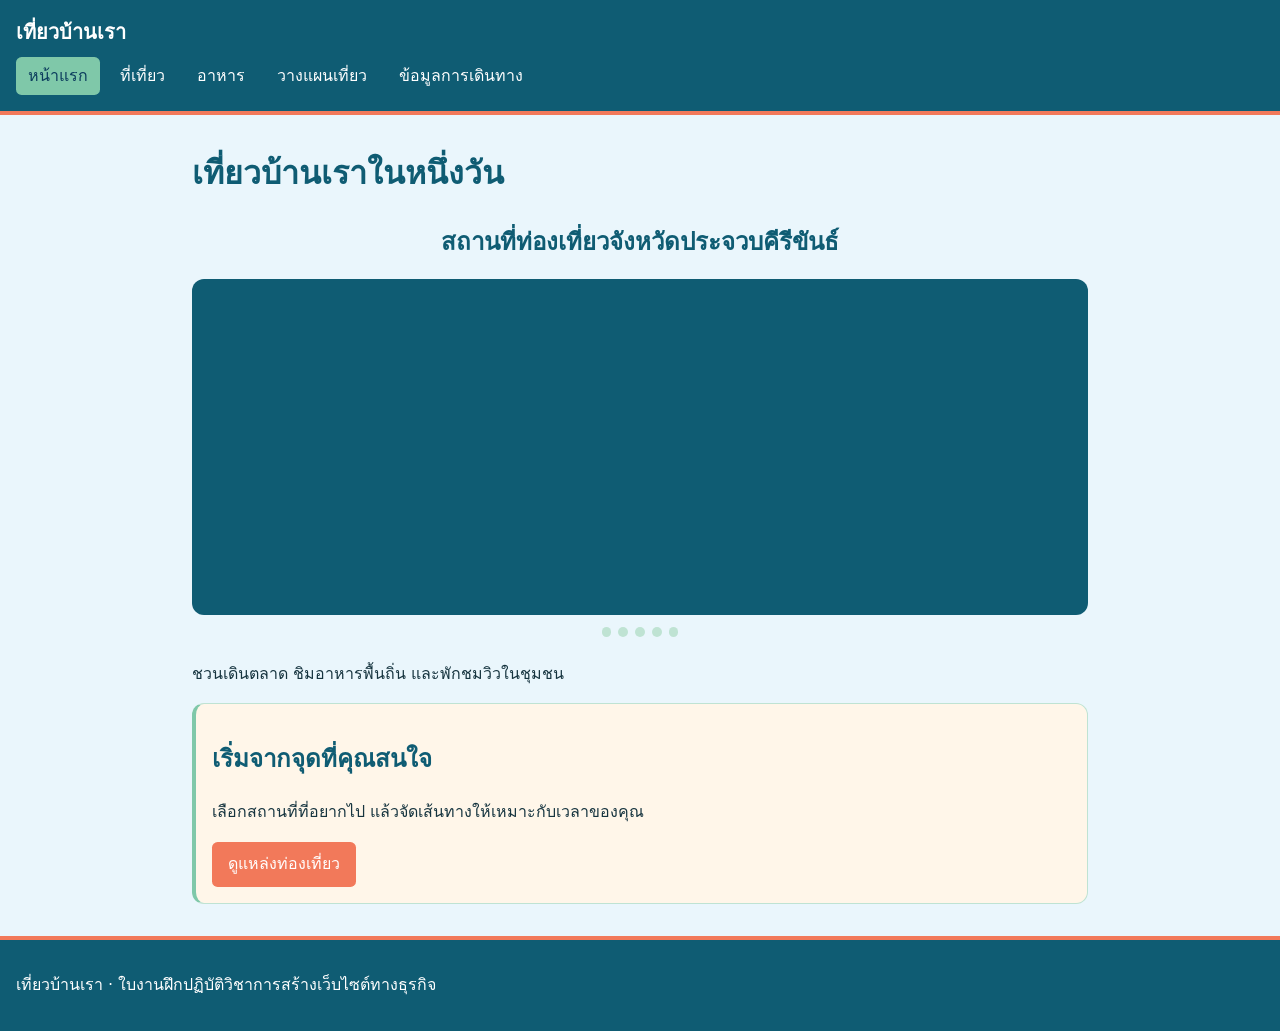
<file: Index.html>
<!doctype html>
<html lang="th">
<head>
  <meta charset="utf-8">
  <meta name="viewport" content="width=device-width, initial-scale=1">
  <title>หน้าแรก | เที่ยวบ้านเรา</title>
  <link rel="stylesheet" href="style.css">
</head>
<body>
  <header>
    <p class="site-name">เที่ยวบ้านเรา</p>
    <nav aria-label="เมนูหลัก">
      <ul>
        <li><a href="index.html" aria-current="page">หน้าแรก</a></li>
        <li><a href="places.html">ที่เที่ยว</a></li>
        <li><a href="food.html">อาหาร</a></li>
        <li><a href="plan.html">วางแผนเที่ยว</a></li>
        <li><a href="travel.html">ข้อมูลการเดินทาง</a></li>
      </ul>
    </nav>
  </header>

  <main>
    <h1>เที่ยวบ้านเราในหนึ่งวัน</h1>
    <h2 class="slideshow-heading">สถานที่ท่องเที่ยวจังหวัดประจวบคีรีขันธ์</h2>
    <div class="slideshow-wrap slideshow-wrap--five">
      <div class="slideshow" aria-roledescription="สไลด์โชว์" aria-label="ภาพรวมเที่ยวบ้านเรา">
        <div class="slides">
          <img class="slide" src="images/Kaow.jpg" alt="วัดบนยอดเขาช่องกระจก มองเห็นอ่าวประจวบคีรีขันธ์">
          <img class="slide" src="images/KLM.jpg" alt="นักท่องเที่ยวยืนชมวิวบนยอดเขาช่องกระจก">
          <img class="slide" src="images/aomanow.jpg" alt="ป้าย We อ่าวมะนาว ริมชายหาด">
          <img class="slide" src="images/sapanpla.jpg" alt="สะพานปลา ยามพระอาทิตย์ตก">
          <img class="slide" src="images/lukmuang.jpg" alt="ศาลหลักเมืองประจวบคีรีขันธ์">
        </div>
      </div>
      <div class="slide-dots" aria-hidden="true">
        <span></span><span></span><span></span><span></span><span></span>
      </div>
    </div>
    <p>ชวนเดินตลาด ชิมอาหารพื้นถิ่น และพักชมวิวในชุมชน</p>

    <section class="card">
      <h2>เริ่มจากจุดที่คุณสนใจ</h2>
      <p>เลือกสถานที่ที่อยากไป แล้วจัดเส้นทางให้เหมาะกับเวลาของคุณ</p>
      <a class="button" href="places.html">ดูแหล่งท่องเที่ยว</a>
    </section>
  </main>

  <footer>
    <p>เที่ยวบ้านเรา · ใบงานฝึกปฏิบัติวิชาการสร้างเว็บไซต์ทางธุรกิจ</p>
  </footer>
</body>
</html>
</file>
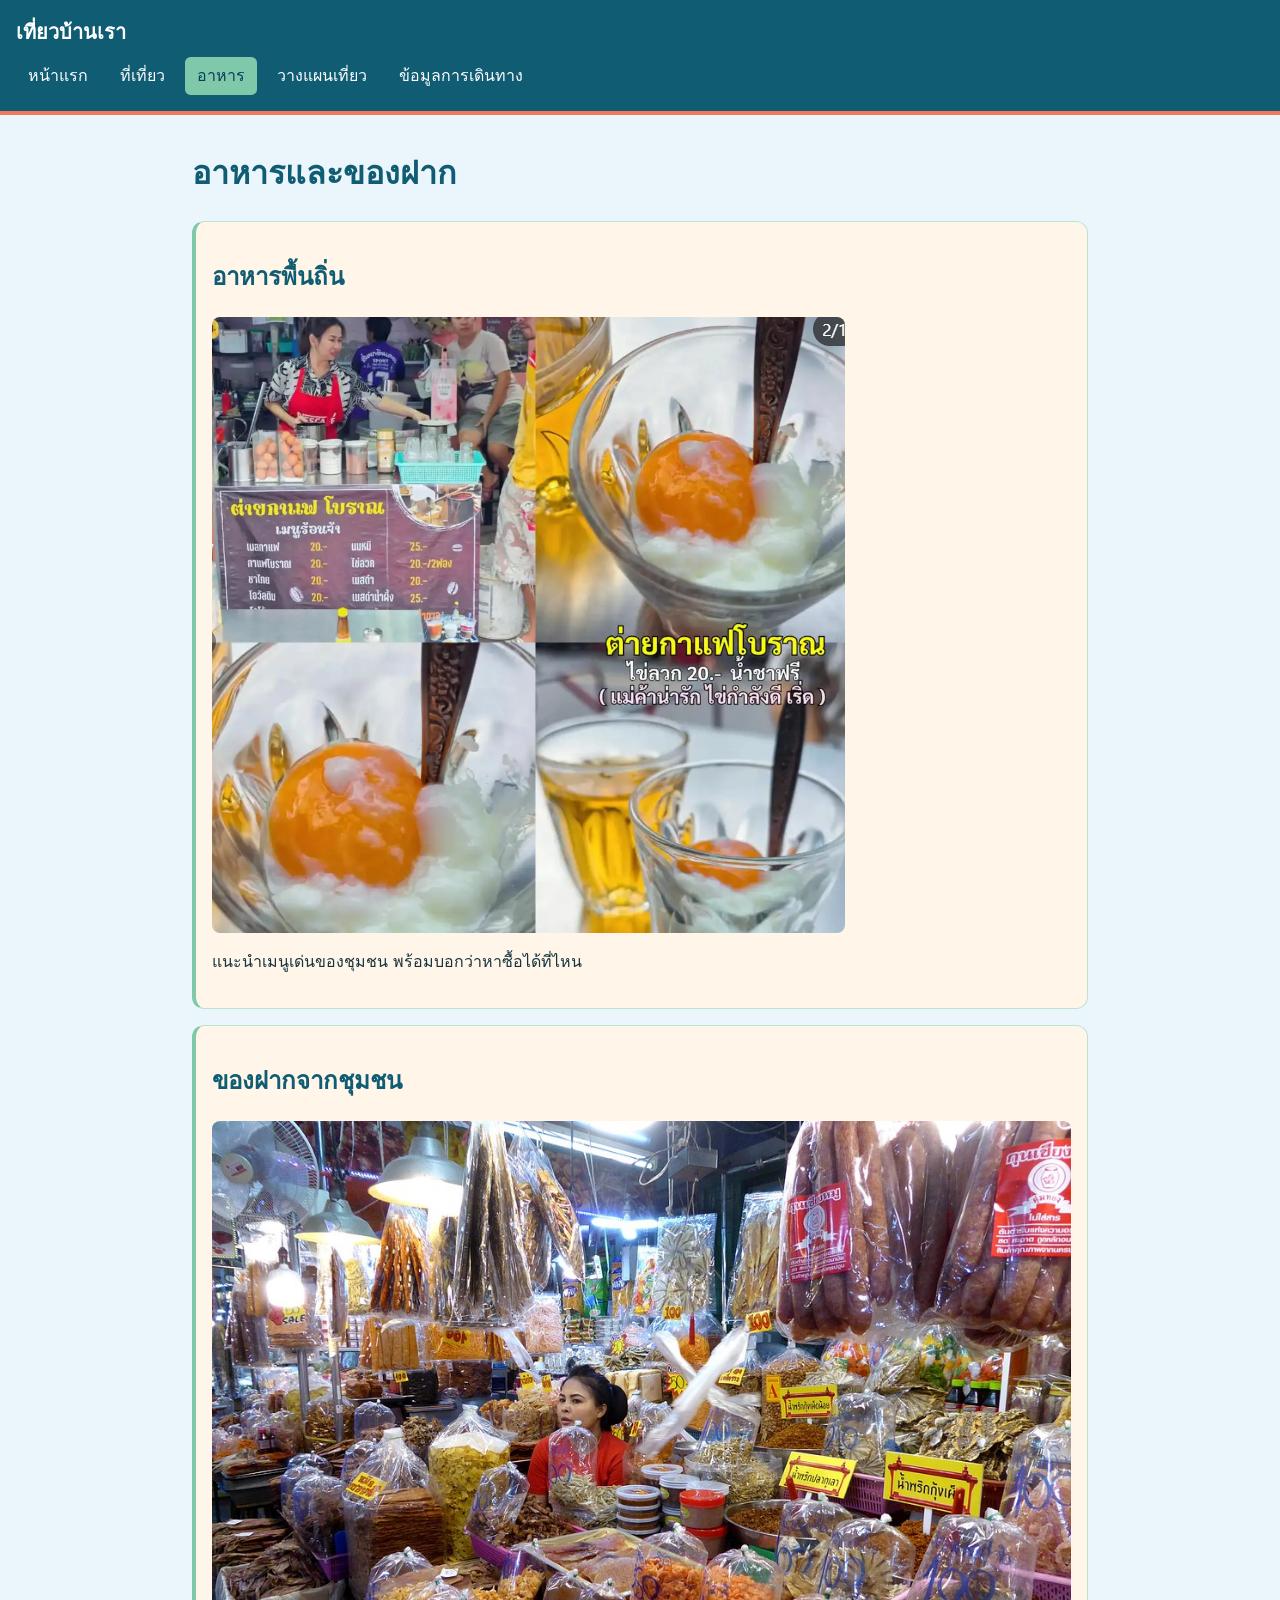
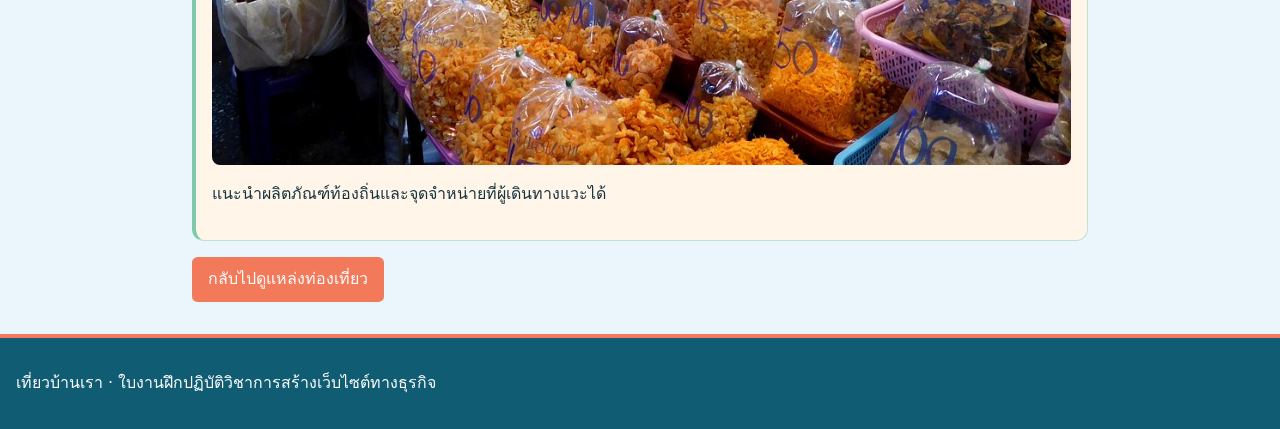
<file: Food.html>
<!doctype html>
<html lang="th">
<head>
  <meta charset="utf-8">
  <meta name="viewport" content="width=device-width, initial-scale=1">
  <title>อาหาร | เที่ยวบ้านเรา</title>
  <link rel="stylesheet" href="style.css">
</head>
<body>
  <header>
    <p class="site-name">เที่ยวบ้านเรา</p>
    <nav aria-label="เมนูหลัก">
      <ul>
        <li><a href="index.html">หน้าแรก</a></li>
        <li><a href="places.html">ที่เที่ยว</a></li>
        <li><a href="food.html" aria-current="page">อาหาร</a></li>
        <li><a href="plan.html">วางแผนเที่ยว</a></li>
        <li><a href="travel.html">ข้อมูลการเดินทาง</a></li>
      </ul>
    </nav>
  </header>

  <main>
    <h1>อาหารและของฝาก</h1>

    <section class="card">
      <h2>อาหารพื้นถิ่น</h2>
      <img src="images/pic2.png" alt="ไข่ลวกร้านกาแฟโบราณ เมนูเด่นของชุมชน">
      <p>แนะนำเมนูเด่นของชุมชน พร้อมบอกว่าหาซื้อได้ที่ไหน</p>
    </section>

    <section class="card">
      <h2>ของฝากจากชุมชน</h2>
      <img src="images/market1.jpg" alt="ร้านขายของแห้งและของฝากในตลาดชุมชน">
      <p>แนะนำผลิตภัณฑ์ท้องถิ่นและจุดจำหน่ายที่ผู้เดินทางแวะได้</p>
    </section>

    <a class="button" href="places.html">กลับไปดูแหล่งท่องเที่ยว</a>
  </main>

  <footer>
    <p>เที่ยวบ้านเรา · ใบงานฝึกปฏิบัติวิชาการสร้างเว็บไซต์ทางธุรกิจ</p>
  </footer>
</body>
</html>
</file>
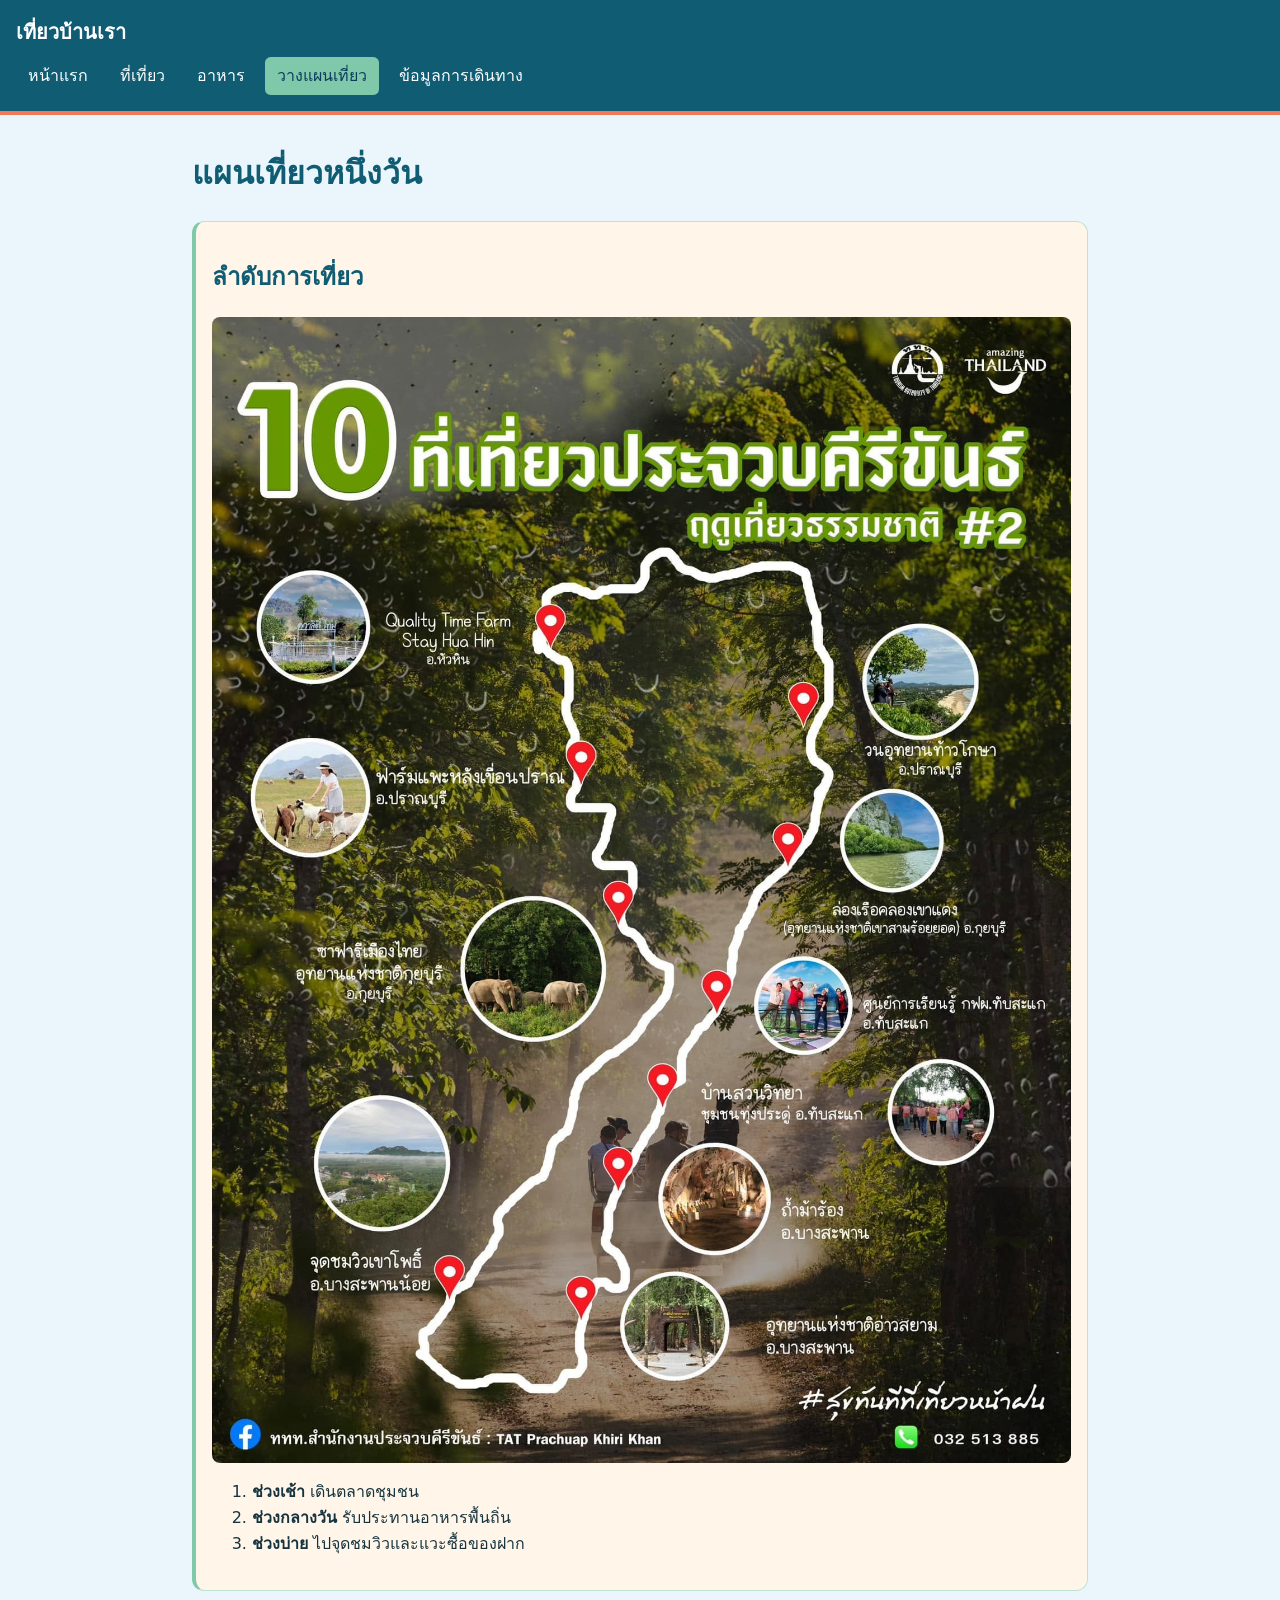
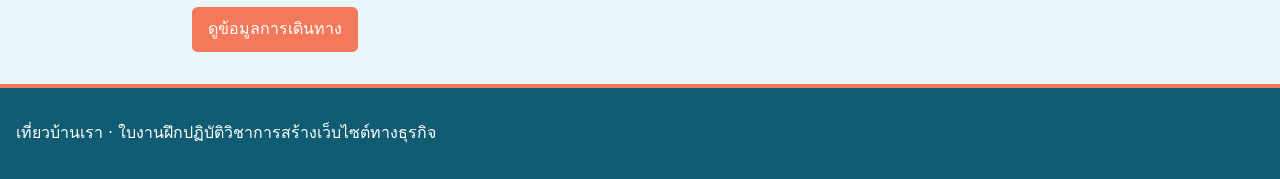
<file: Plan.html>
<!doctype html>
<html lang="th">
<head>
  <meta charset="utf-8">
  <meta name="viewport" content="width=device-width, initial-scale=1">
  <title>วางแผนเที่ยว | เที่ยวบ้านเรา</title>
  <link rel="stylesheet" href="style.css">
</head>
<body>
  <header>
    <p class="site-name">เที่ยวบ้านเรา</p>
    <nav aria-label="เมนูหลัก">
      <ul>
        <li><a href="index.html">หน้าแรก</a></li>
        <li><a href="places.html">ที่เที่ยว</a></li>
        <li><a href="food.html">อาหาร</a></li>
        <li><a href="plan.html" aria-current="page">วางแผนเที่ยว</a></li>
        <li><a href="travel.html">ข้อมูลการเดินทาง</a></li>
      </ul>
    </nav>
  </header>

  <main>
    <h1>แผนเที่ยวหนึ่งวัน</h1>

    <section class="card">
      <h2>ลำดับการเที่ยว</h2>
      <img src="images/maptravel.jpg" alt="แผนที่แนะนำแหล่งท่องเที่ยวในจังหวัดประจวบคีรีขันธ์">
      <ol>
        <li><strong>ช่วงเช้า</strong> เดินตลาดชุมชน</li>
        <li><strong>ช่วงกลางวัน</strong> รับประทานอาหารพื้นถิ่น</li>
        <li><strong>ช่วงบ่าย</strong> ไปจุดชมวิวและแวะซื้อของฝาก</li>
      </ol>
    </section>

    <a class="button" href="travel.html">ดูข้อมูลการเดินทาง</a>
  </main>

  <footer>
    <p>เที่ยวบ้านเรา · ใบงานฝึกปฏิบัติวิชาการสร้างเว็บไซต์ทางธุรกิจ</p>
  </footer>
</body>
</html>
</file>
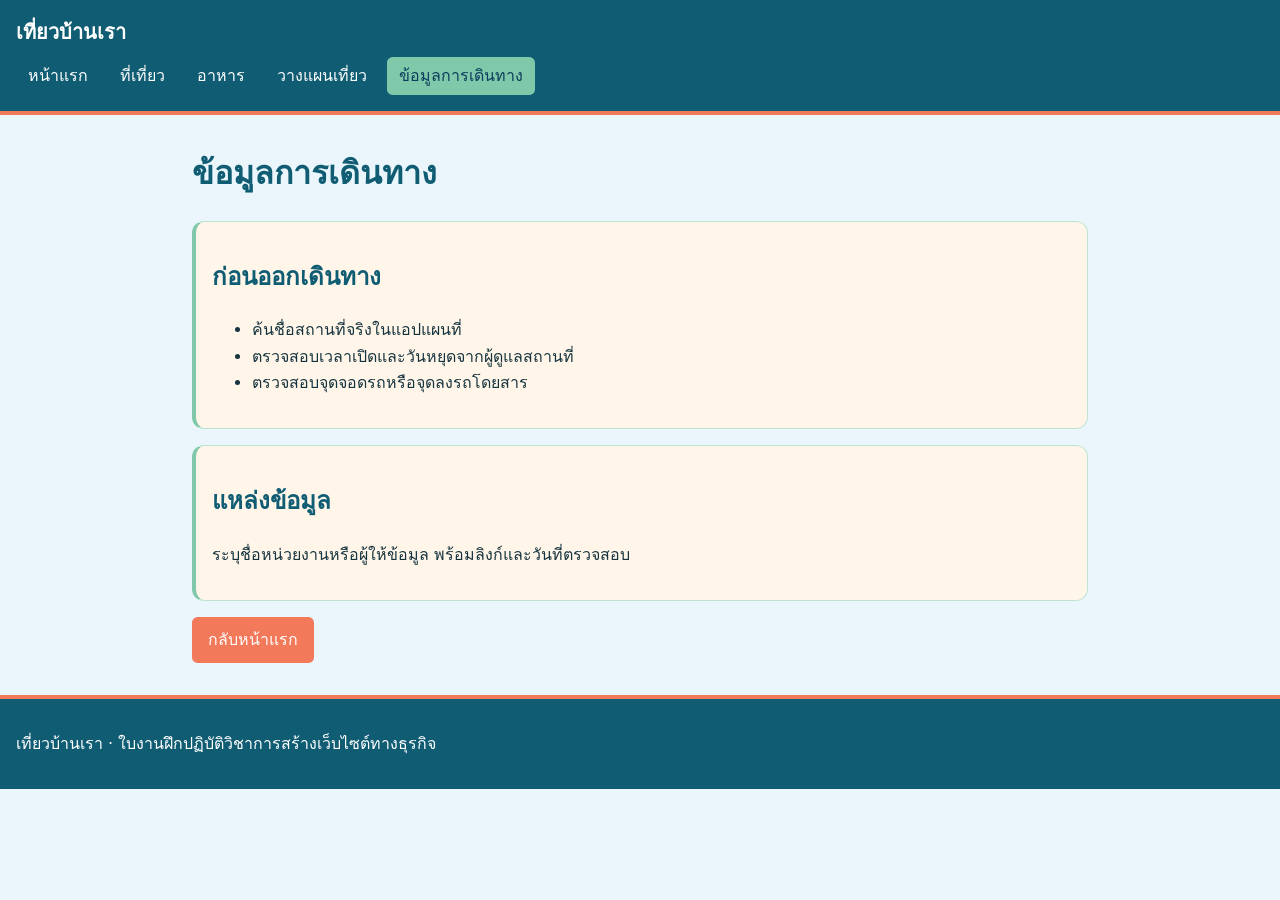
<file: Travel.html>
<!doctype html>
<html lang="th">
<head>
  <meta charset="utf-8">
  <meta name="viewport" content="width=device-width, initial-scale=1">
  <title>ข้อมูลการเดินทาง | เที่ยวบ้านเรา</title>
  <link rel="stylesheet" href="style.css">
</head>
<body>
  <header>
    <p class="site-name">เที่ยวบ้านเรา</p>
    <nav aria-label="เมนูหลัก">
      <ul>
        <li><a href="index.html">หน้าแรก</a></li>
        <li><a href="places.html">ที่เที่ยว</a></li>
        <li><a href="food.html">อาหาร</a></li>
        <li><a href="plan.html">วางแผนเที่ยว</a></li>
        <li><a href="travel.html" aria-current="page">ข้อมูลการเดินทาง</a></li>
      </ul>
    </nav>
  </header>

  <main>
    <h1>ข้อมูลการเดินทาง</h1>

    <section class="card">
      <h2>ก่อนออกเดินทาง</h2>
      <ul>
        <li>ค้นชื่อสถานที่จริงในแอปแผนที่</li>
        <li>ตรวจสอบเวลาเปิดและวันหยุดจากผู้ดูแลสถานที่</li>
        <li>ตรวจสอบจุดจอดรถหรือจุดลงรถโดยสาร</li>
      </ul>
    </section>

    <section class="card">
      <h2>แหล่งข้อมูล</h2>
      <p>ระบุชื่อหน่วยงานหรือผู้ให้ข้อมูล พร้อมลิงก์และวันที่ตรวจสอบ</p>
    </section>

    <a class="button" href="index.html">กลับหน้าแรก</a>
  </main>

  <footer>
    <p>เที่ยวบ้านเรา · ใบงานฝึกปฏิบัติวิชาการสร้างเว็บไซต์ทางธุรกิจ</p>
  </footer>
</body>
</html>
</file>
<file: style.css>
* {
	box-sizing: border-box;
}
body {
	margin: 0;
	font-family: system-ui, sans-serif;
	line-height: 1.65;
	color: #16343F;         /*สีตัวอักษรที่แสดงผลในส่วนของเนื้อหาเว็บ*/
	background: #EAF6FC;    /*สีพื้นหลังของตัวเว็บ - ฟ้าอ่อนโทนท้องฟ้า*/
}
header, footer {
	padding: 1rem;
	color: #ffffff;
	background: #0F5C73;        /*สีพื้นหลังของส่วนหัวเว็บและท้ายเว็บ - ฟ้าเข้มโทนทะเล*/
	border-bottom: 4px solid #F2795A;   /*เส้นคาดสีส้มโทนพระอาทิตย์ตก ให้ตัดกับฟ้าทะเล*/
}
footer {
	border-bottom: none;
	border-top: 4px solid #F2795A;
	margin-top: 2rem;
}
.site-name {
	margin: 0 0 0.5rem;
	font-size: 1.25rem;
	font-weight: bold;
}
nav ul {
	display: flex;
	flex-wrap: wrap;
	gap: 0.5rem;
	margin: 0;
	padding: 0;
	list-style: none;
}
nav a {
	display: block;
	padding: 0.35rem 0.75rem;
	color: #ffffff;         /*สีตัวอักษรบนเมนู*/
	border-radius: 0.35rem;
	text-decoration: none;
	transition: background 0.15s ease, color 0.15s ease;
}
nav a:hover, nav a[aria-current="page"] {
	background: #7FC8A9;    /*พื้นหลังของเมนูเมื่อเอาเมาส์ไปวางชี้ - เขียวมินต์ ตัดกับฟ้า-ส้ม*/
	color: #0B3C5D;
}
a:focus-visible {
	outline: 3px solid #F2795A;
	outline-offset: 3px;
}
main {
	width: min(92%, 56rem);
	margin: 2rem auto;
}
h1, h2 {
	color: #0F5C73;
}
.card {
	margin: 1rem 0;
	padding: 1rem;
	border: 1px solid #BFE3D3;
	border-left: 4px solid #7FC8A9;    /*แถบสีเขียวมินต์ด้านซ้าย ให้การ์ดมีจุดเด่น*/
	border-radius: 0.75rem;
	background: #FFF6E9;    /*สีพื้นหลังของกรอบ card - ครีมทรายอุ่น ตัดกับพื้นหลังฟ้า*/
}
img {
	display: block;
	max-width: 100%;
	height: auto;
	border-radius: 0.5rem;
}
.button {
	display: inline-block;
	padding: 0.6rem 1rem;
	border-radius: 0.35rem;
	background: #F2795A;    /*สีของปุ่ม - ส้มโทนพระอาทิตย์ตก*/
	color: #ffffff;
	text-decoration: none;
	transition: background 0.15s ease;
}
.button:hover {
	background: #D35940;
}

.slideshow-heading {
	text-align: center;
	margin: 1.5rem 0 1rem;
}
.slideshow-wrap {
	margin: 0 0 1.5rem;
}
.slideshow {
	position: relative;
	overflow: hidden;
	border-radius: 0.75rem;
	aspect-ratio: 16 / 6;
	background: #0F5C73;
}
.slides {
	position: relative;
	width: 100%;
	height: 100%;
}
.slides .slide {
	position: absolute;
	inset: 0;
	width: 100%;
	height: 100%;
	object-fit: cover;
	margin: 0;
	border-radius: 0;
	opacity: 0;
}

/* สไลด์โชว์ 5 ภาพ (หน้าแรก) : วนครบรอบทุก 20 วินาที ภาพละ 4 วินาที ไม่มีการซูมภาพ */
.slideshow-wrap--five .slides .slide {
	animation: slideshow-fade-5 20s infinite;
}
.slideshow-wrap--five .slides .slide:nth-child(1) { animation-delay: 0s; }
.slideshow-wrap--five .slides .slide:nth-child(2) { animation-delay: 4s; }
.slideshow-wrap--five .slides .slide:nth-child(3) { animation-delay: 8s; }
.slideshow-wrap--five .slides .slide:nth-child(4) { animation-delay: 12s; }
.slideshow-wrap--five .slides .slide:nth-child(5) { animation-delay: 16s; }
@keyframes slideshow-fade-5 {
	0%   { opacity: 0; }
	3%   { opacity: 1; }
	17%  { opacity: 1; }
	20%  { opacity: 0; }
	100% { opacity: 0; }
}
.slideshow-wrap--five .slide-dots span {
	animation: slideshow-dot-5 20s infinite;
}
.slideshow-wrap--five .slide-dots span:nth-child(1) { animation-delay: 0s; }
.slideshow-wrap--five .slide-dots span:nth-child(2) { animation-delay: 4s; }
.slideshow-wrap--five .slide-dots span:nth-child(3) { animation-delay: 8s; }
.slideshow-wrap--five .slide-dots span:nth-child(4) { animation-delay: 12s; }
.slideshow-wrap--five .slide-dots span:nth-child(5) { animation-delay: 16s; }
@keyframes slideshow-dot-5 {
	0%   { width: 0.6rem; background: #BFE3D3; }
	3%   { width: 1.6rem; background: #F2795A; }
	17%  { width: 1.6rem; background: #F2795A; }
	20%  { width: 0.6rem; background: #BFE3D3; }
	100% { width: 0.6rem; background: #BFE3D3; }
}

/* สไลด์โชว์ 2 ภาพ (การ์ดเขาช่องกระจก) : วนครบรอบทุก 8 วินาที ภาพละ 4 วินาที ไม่มีการซูมภาพ */
.slideshow-wrap--two .slides .slide {
	animation: slideshow-fade-2 8s infinite;
}
.slideshow-wrap--two .slides .slide:nth-child(1) { animation-delay: 0s; }
.slideshow-wrap--two .slides .slide:nth-child(2) { animation-delay: 4s; }
@keyframes slideshow-fade-2 {
	0%    { opacity: 0; }
	7%    { opacity: 1; }
	43%   { opacity: 1; }
	50%   { opacity: 0; }
	100%  { opacity: 0; }
}
.slideshow-wrap--two .slide-dots span {
	animation: slideshow-dot-2 8s infinite;
}
.slideshow-wrap--two .slide-dots span:nth-child(1) { animation-delay: 0s; }
.slideshow-wrap--two .slide-dots span:nth-child(2) { animation-delay: 4s; }
@keyframes slideshow-dot-2 {
	0%    { width: 0.6rem; background: #BFE3D3; }
	7%    { width: 1.6rem; background: #F2795A; }
	43%   { width: 1.6rem; background: #F2795A; }
	50%   { width: 0.6rem; background: #BFE3D3; }
	100%  { width: 0.6rem; background: #BFE3D3; }
}

.slide-dots {
	display: flex;
	justify-content: center;
	gap: 0.45rem;
	margin: 0.75rem 0 0;
	padding: 0;
}
.slide-dots span {
	display: inline-block;
	width: 0.6rem;
	height: 0.6rem;
	border-radius: 999px;
	background: #BFE3D3;    /*จุดที่ยังไม่ได้เลือก - เขียวมินต์อ่อน*/
}
@media (prefers-reduced-motion: reduce) {
	.slides .slide, .slide-dots span {
		animation: none;
	}
	.slides .slide:first-child {
		opacity: 1;
	}
}
</file>
